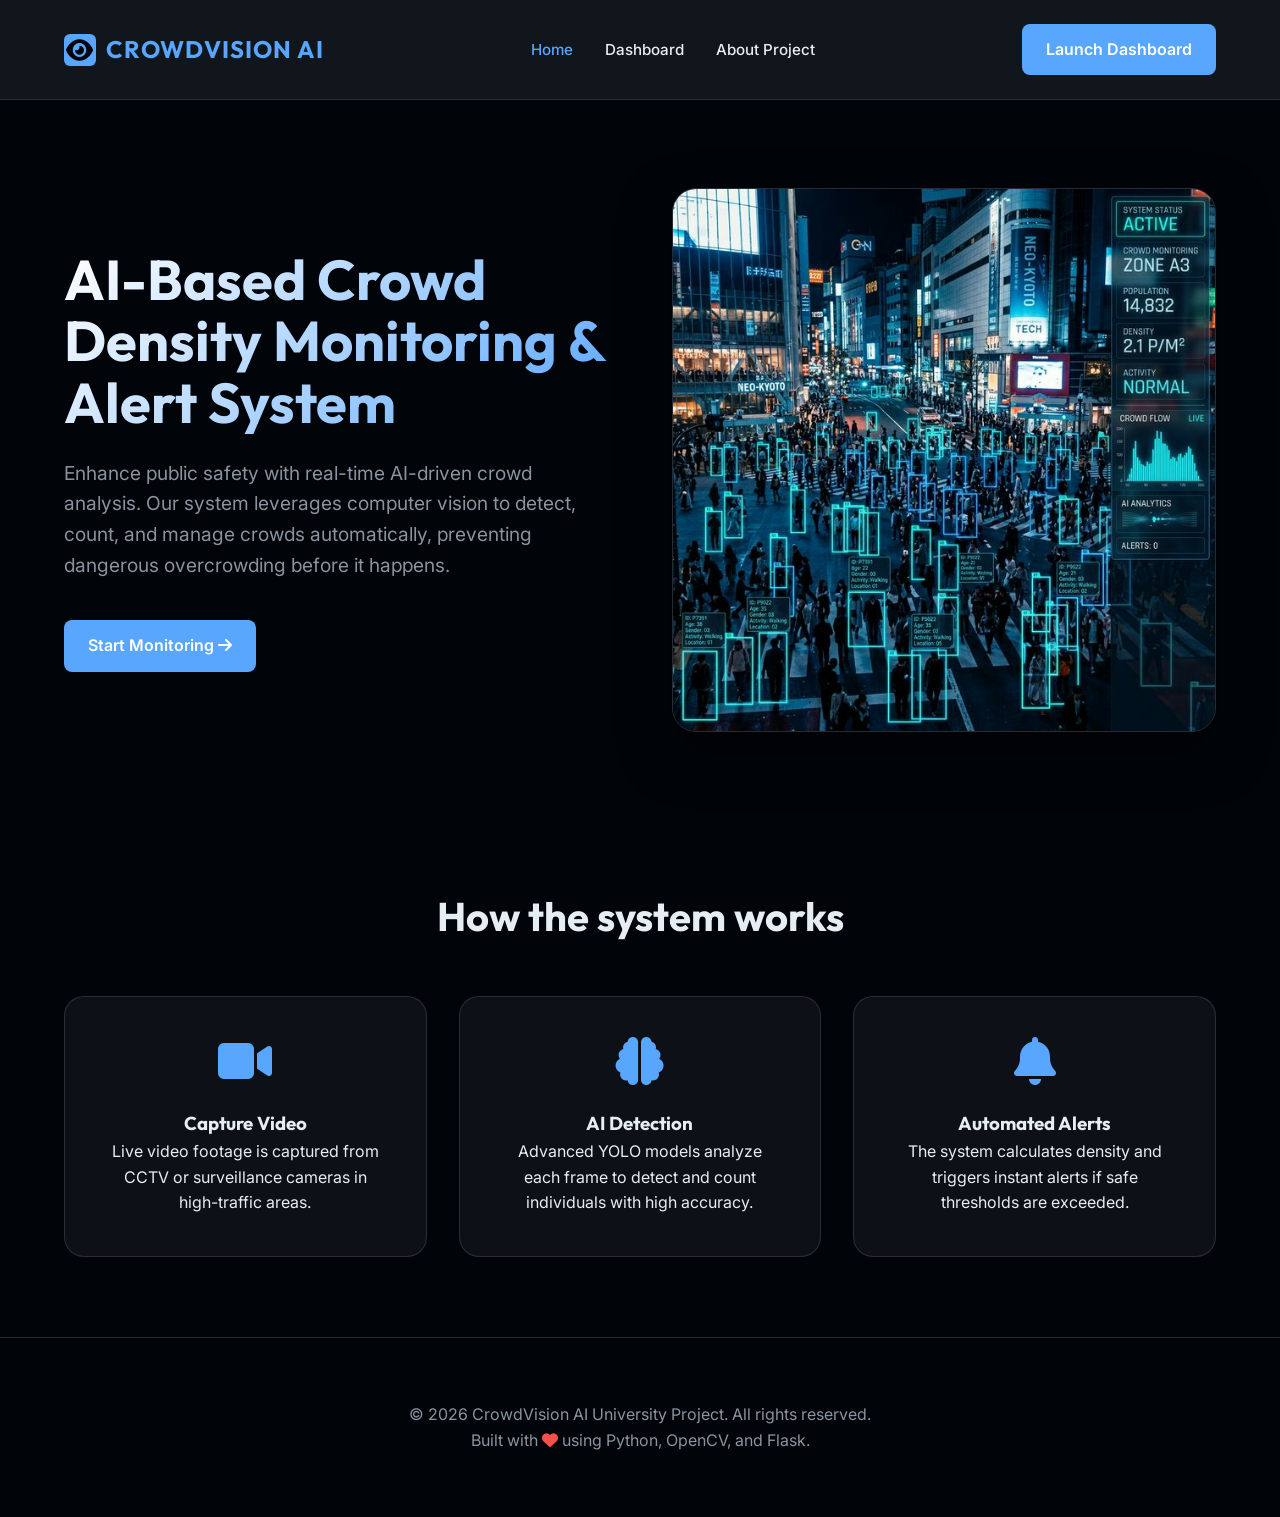
<file: AI based Crowd Management/index.html>
<!DOCTYPE html>
<html lang="en">
<head>
    <meta charset="UTF-8">
    <meta name="viewport" content="width=device-width, initial-scale=1.0">
    <title>AI Crowd Monitor | Modern Public Safety</title>
    <link rel="stylesheet" href="style.css">
    <link rel="stylesheet" href="https://cdnjs.cloudflare.com/ajax/libs/font-awesome/6.4.0/css/all.min.css">
</head>
<body>
    <nav>
        <div class="brand">
            <span class="icon"><i class="fas fa-eye"></i></span>
            <span>CrowdVision AI</span>
        </div>
        <ul class="nav-links">
            <li><a href="index.html" class="active">Home</a></li>
            <li><a href="dashboard.html">Dashboard</a></li>
            <li><a href="about.html">About Project</a></li>
        </ul>
        <a href="dashboard.html" class="btn-primary">Launch Dashboard</a>
    </nav>

    <main>
        <section class="hero">
            <div class="hero-content">
                <h1>AI-Based Crowd Density Monitoring & Alert System</h1>
                <p>Enhance public safety with real-time AI-driven crowd analysis. Our system leverages computer vision to detect, count, and manage crowds automatically, preventing dangerous overcrowding before it happens.</p>
                <div class="hero-btns">
                    <a href="dashboard.html" class="btn-primary">Start Monitoring <i class="fas fa-arrow-right"></i></a>
                </div>
            </div>
            <div class="hero-image">
                <img src="hero.png" alt="AI Crowd Monitoring Illustration">
            </div>
        </section>

        <section class="how-it-works">
            <h2 class="section-title">How the system works</h2>
            <div class="grid-steps">
                <div class="step-card">
                    <i class="fas fa-video"></i>
                    <h3>Capture Video</h3>
                    <p>Live video footage is captured from CCTV or surveillance cameras in high-traffic areas.</p>
                </div>
                <div class="step-card">
                    <i class="fas fa-brain"></i>
                    <h3>AI Detection</h3>
                    <p>Advanced YOLO models analyze each frame to detect and count individuals with high accuracy.</p>
                </div>
                <div class="step-card">
                    <i class="fas fa-bell"></i>
                    <h3>Automated Alerts</h3>
                    <p>The system calculates density and triggers instant alerts if safe thresholds are exceeded.</p>
                </div>
            </div>
        </section>
    </main>

    <footer>
        <p>&copy; 2026 CrowdVision AI University Project. All rights reserved.</p>
        <p>Built with <i class="fas fa-heart" style="color: var(--danger);"></i> using Python, OpenCV, and Flask.</p>
    </footer>
</body>
</html>
</file>
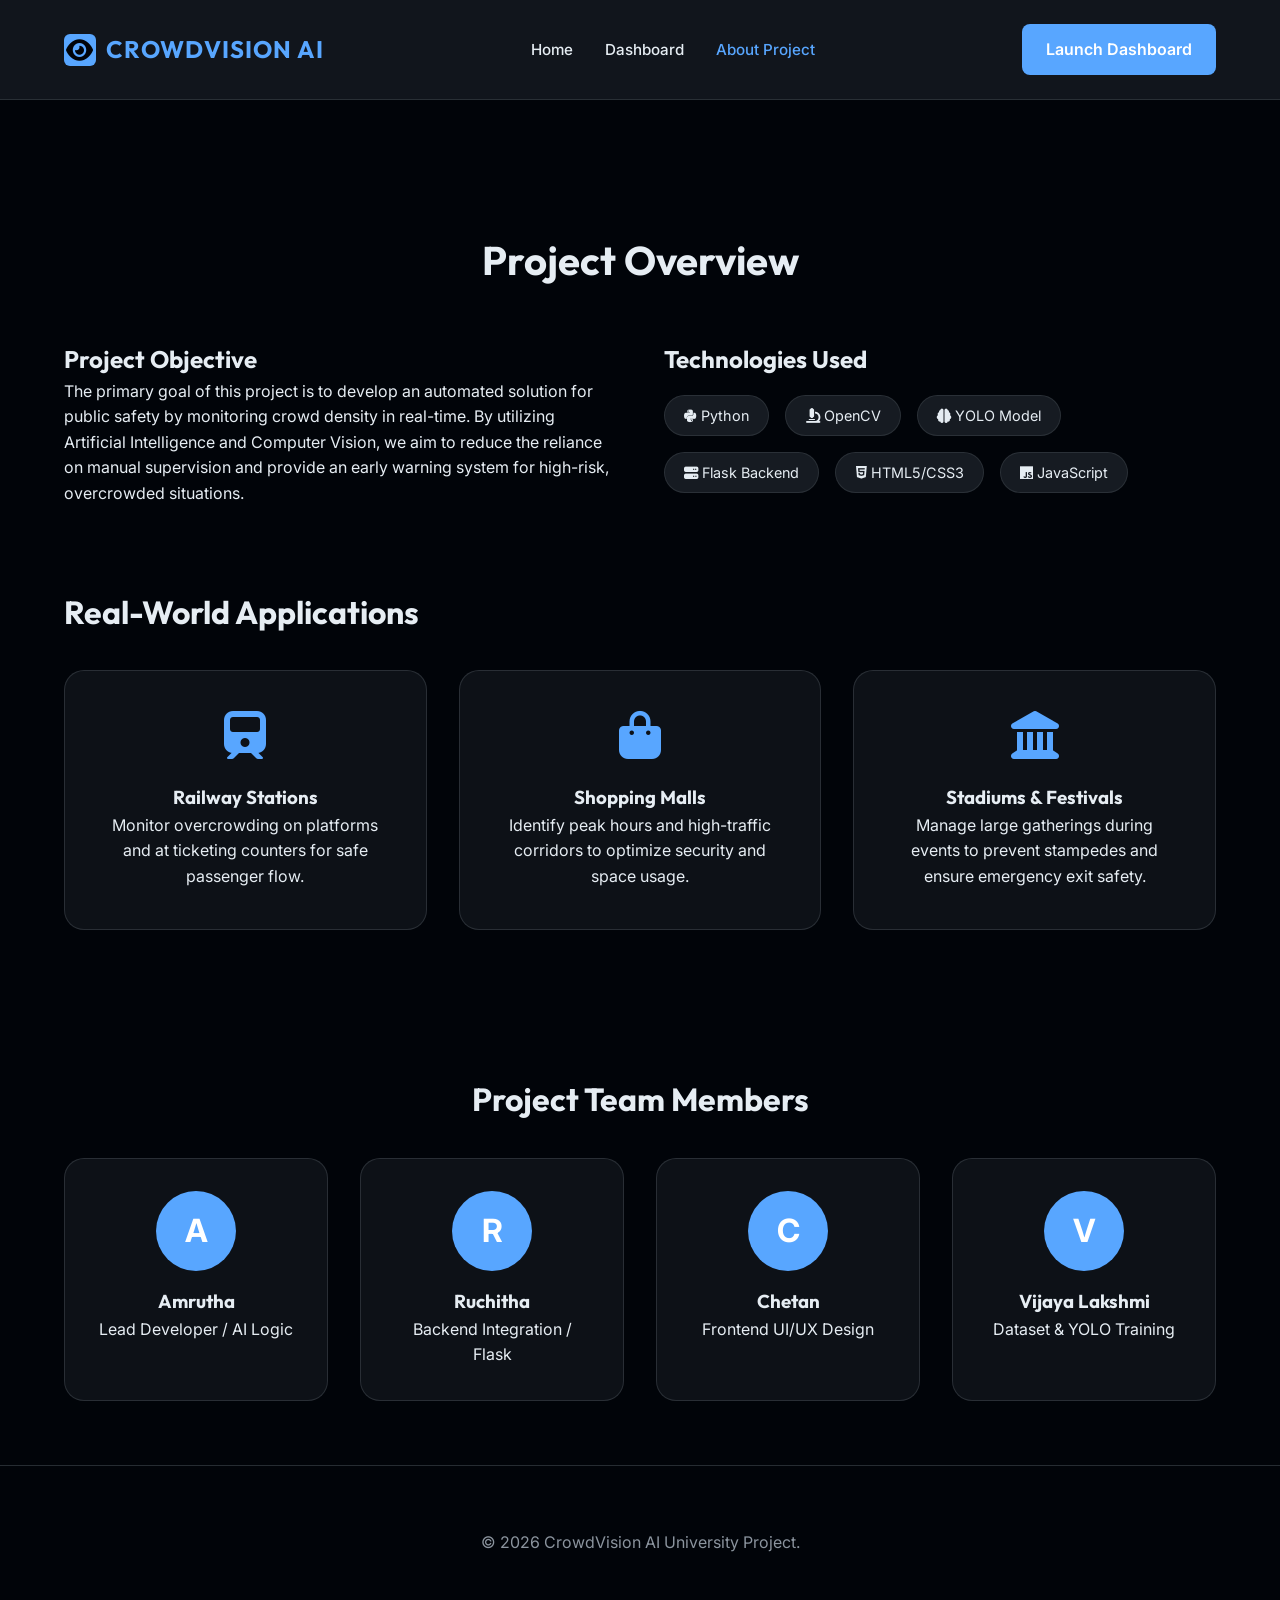
<file: AI based Crowd Management/about.html>
<!DOCTYPE html>
<html lang="en">

<head>
    <meta charset="UTF-8">
    <meta name="viewport" content="width=device-width, initial-scale=1.0">
    <title>About Project | CrowdVision AI</title>
    <link rel="stylesheet" href="style.css">
    <link rel="stylesheet" href="https://cdnjs.cloudflare.com/ajax/libs/font-awesome/6.4.0/css/all.min.css">
</head>

<body>
    <nav>
        <div class="brand">
            <span class="icon"><i class="fas fa-eye"></i></span>
            <span>CrowdVision AI</span>
        </div>
        <ul class="nav-links">
            <li><a href="index.html">Home</a></li>
            <li><a href="dashboard.html">Dashboard</a></li>
            <li><a href="about.html" class="active">About Project</a></li>
        </ul>
        <a href="dashboard.html" class="btn-primary">Launch Dashboard</a>
    </nav>

    <main class="about-section">
        <h1 class="section-title">Project Overview</h1>

        <div class="info-grid">
            <div class="info-card">
                <h2>Project Objective</h2>
                <p>The primary goal of this project is to develop an automated solution for public safety by monitoring
                    crowd density in real-time. By utilizing Artificial Intelligence and Computer Vision, we aim to
                    reduce the reliance on manual supervision and provide an early warning system for high-risk,
                    overcrowded situations.</p>
            </div>

            <div class="info-card">
                <h2>Technologies Used</h2>
                <div class="tech-list">
                    <span class="tech-tag"><i class="fab fa-python"></i> Python</span>
                    <span class="tech-tag"><i class="fas fa-microscope"></i> OpenCV</span>
                    <span class="tech-tag"><i class="fas fa-brain"></i> YOLO Model</span>
                    <span class="tech-tag"><i class="fas fa-server"></i> Flask Backend</span>
                    <span class="tech-tag"><i class="fab fa-html5"></i> HTML5/CSS3</span>
                    <span class="tech-tag"><i class="fab fa-js"></i> JavaScript</span>
                </div>
            </div>
        </div>

        <h2 style="margin-bottom: 2rem; font-size: 2rem;">Real-World Applications</h2>
        <div class="grid-steps" style="padding-left: 0; padding-right: 0;">
            <div class="step-card">
                <i class="fas fa-train"></i>
                <h3>Railway Stations</h3>
                <p>Monitor overcrowding on platforms and at ticketing counters for safe passenger flow.</p>
            </div>
            <div class="step-card">
                <i class="fas fa-shopping-bag"></i>
                <h3>Shopping Malls</h3>
                <p>Identify peak hours and high-traffic corridors to optimize security and space usage.</p>
            </div>
            <div class="step-card">
                <i class="fas fa-landmark"></i>
                <h3>Stadiums & Festivals</h3>
                <p>Manage large gatherings during events to prevent stampedes and ensure emergency exit safety.</p>
            </div>
        </div>

        <h2 style="margin: 4rem 0 2rem; font-size: 2rem; text-align: center;">Project Team Members</h2>
        <div class="team-grid">
            <div class="member-card">
                <div class="member-avatar">A</div>
                <h3>Amrutha</h3>
                <p class="text-muted">Lead Developer / AI Logic</p>
            </div>
            <div class="member-card">
                <div class="member-avatar">R</div>
                <h3>Ruchitha</h3>
                <p class="text-muted">Backend Integration / Flask</p>
            </div>
            <div class="member-card">
                <div class="member-avatar">C</div>
                <h3>Chetan</h3>
                <p class="text-muted">Frontend UI/UX Design</p>
            </div>
            <div class="member-card">
                <div class="member-avatar">V</div>
                <h3>Vijaya Lakshmi</h3>
                <p class="text-muted">Dataset & YOLO Training</p>
            </div>
        </div>
    </main>

    <footer>
        <p>&copy; 2026 CrowdVision AI University Project.</p>
    </footer>
</body>

</html>
</file>
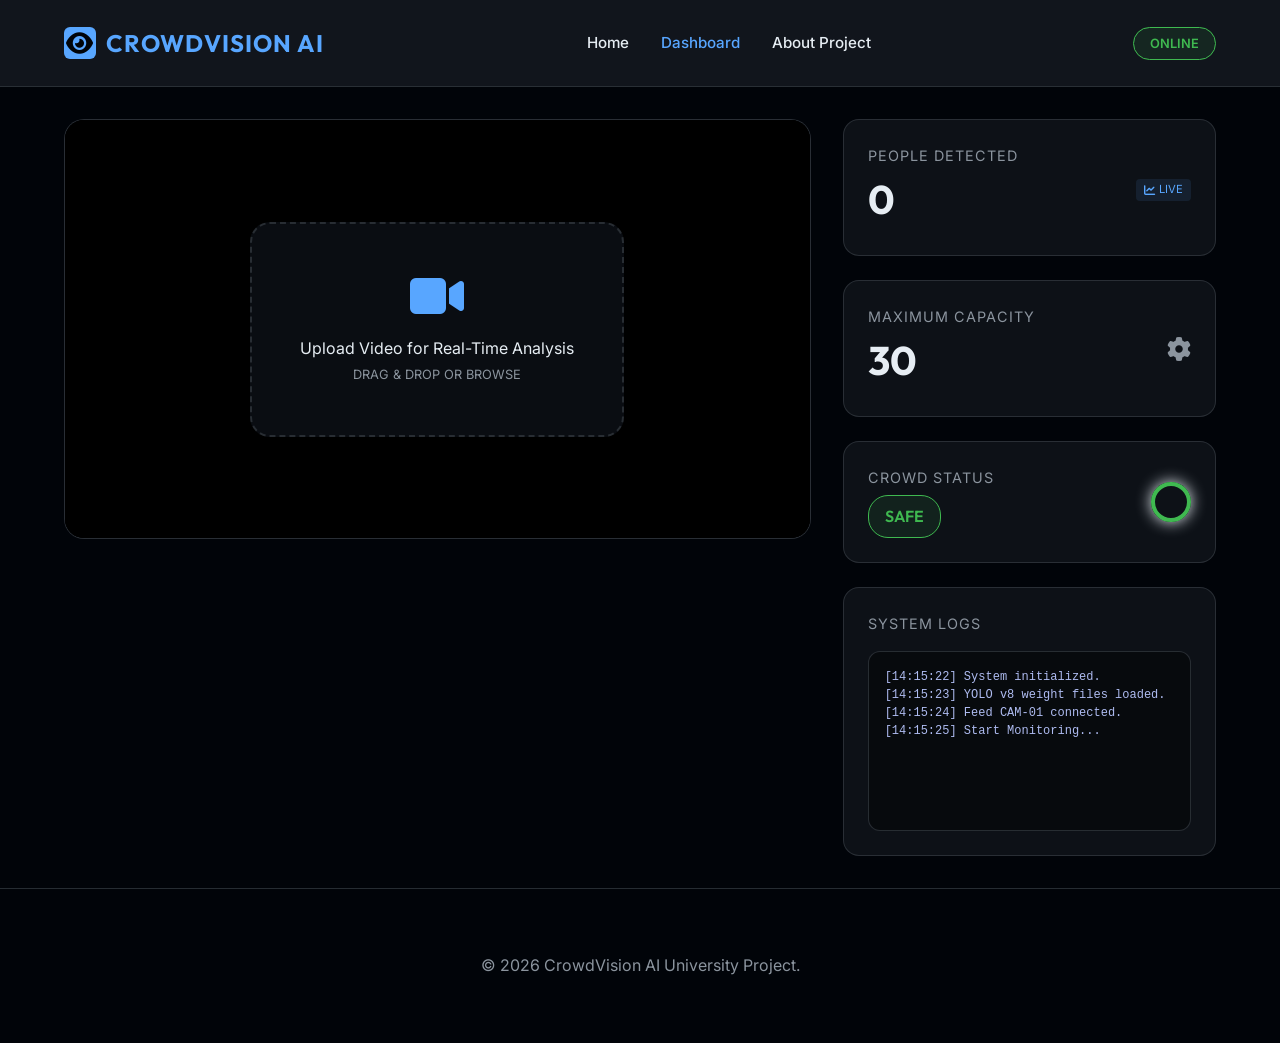
<file: AI based Crowd Management/dashboard.html>
<!DOCTYPE html>
<html lang="en">
<head>
    <meta charset="UTF-8">
    <meta name="viewport" content="width=device-width, initial-scale=1.0">
    <title>Live Monitoring Dashboard | CrowdVision AI</title>
    <link rel="stylesheet" href="style.css">
    <link rel="stylesheet" href="https://cdnjs.cloudflare.com/ajax/libs/font-awesome/6.4.0/css/all.min.css">
</head>
<body class="dashboard-page">
    <nav>
        <div class="brand">
            <span class="icon"><i class="fas fa-eye"></i></span>
            <span>CrowdVision AI</span>
        </div>
        <ul class="nav-links">
            <li><a href="index.html">Home</a></li>
            <li><a href="dashboard.html" class="active">Dashboard</a></li>
            <li><a href="about.html">About Project</a></li>
        </ul>
        <div class="user-profile">
            <span class="status-indicator status-safe">Online</span>
        </div>
    </nav>

    <div class="dashboard-container">
        <!-- Alert Box (Hidden by default) -->
        <div id="alert_box" class="alert-box" style="grid-column: span 2; display: none;">
            <i class="fas fa-exclamation-triangle"></i>
            <span>🚨 Crowd limit exceeded – take immediate action</span>
        </div>

        <!-- Video Stream / Upload -->
        <div class="video-section">
            <div class="video-placeholder" id="video_container">
                <div class="video-info">
                    CAM-01 | AI PROCESSOR | ACTIVE
                    <button id="clear_video" class="btn-clear" style="display: none; margin-left: 10px; background: rgba(248, 81, 73, 0.2); border: 1px solid var(--danger); color: var(--danger); font-size: 0.6rem; padding: 2px 8px; border-radius: 4px; cursor: pointer;">
                        <i class="fas fa-trash-alt"></i> REMOVE FILE
                    </button>
                </div>
                
                <div class="video-wrapper" style="position: relative; width: 100%; height: 100%;">
                    <!-- Video Player -->
                    <video id="video_player" style="display: none; width: 100%; height: 100%; object-fit: contain;"></video>
                    <!-- Bounding Box Overlay -->
                    <canvas id="detection_canvas" style="position: absolute; top: 0; left: 0; width: 100%; height: 100%; pointer-events: none; display: none;"></canvas>
                </div>

                <!-- Initial Upload UI -->
                <div id="upload_ui" class="stream-overlay">
                    <div class="upload-zone" onclick="document.getElementById('video_upload').click()">
                        <i class="fas fa-video-camera" style="font-size: 3rem; margin-bottom: 1rem; color: var(--accent);"></i>
                        <p>Upload Video for Real-Time Analysis</p>
                        <span style="font-size: 0.8rem; color: var(--text-muted);">DRAG & DROP OR BROWSE</span>
                        <input type="file" id="video_upload" accept="video/*" hidden>
                    </div>
                </div>

                <!-- Analysis Progress Overlay (Hidden) -->
                <div id="analysis_overlay" class="analysis-overlay" style="display: none;">
                    <div class="scanner-line"></div>
                    <div class="analysis-stats">
                        <i class="fas fa-atom fa-spin" style="font-size: 2.5rem; margin-bottom: 1rem; color: var(--accent);"></i>
                        <h3>INITIALIZING YOLO v8...</h3>
                        <div class="progress-bar"><div id="progress_fill" class="progress-fill"></div></div>
                        <p id="analysis_percent">0%</p>
                    </div>
                </div>
            </div>
        </div>

        <!-- Statistics Panel -->
        <div class="stats-panel">
            <div class="stat-card">
                <div>
                    <p class="stat-label">People Detected</p>
                    <h2 id="people_count" class="stat-value">0</h2>
                </div>
                <div class="stat-trend"><i class="fas fa-chart-line"></i> LIVE</div>
            </div>

            <div class="stat-card">
                <div>
                    <p class="stat-label">Maximum Capacity</p>
                    <h2 id="max_capacity" class="stat-value">30</h2>
                </div>
                <i class="fas fa-cog fa-spin" style="color: var(--text-muted); font-size: 1.5rem;"></i>
            </div>

            <div class="stat-card">
                <div>
                    <p class="stat-label">Crowd Status</p>
                    <h2 id="crowd_status" class="status-indicator status-safe" style="display: inline-block; margin-top: 5px; font-size: 1rem;">Safe</h2>
                </div>
                <div id="status_meter" style="width: 40px; height: 40px; border-radius: 50%; border: 4px solid var(--success); transition: 0.5s;"></div>
            </div>

            <div class="stat-card" style="flex: 1; min-height: 250px; flex-direction: column; align-items: flex-start; justify-content: flex-start; gap: 1rem;">
                <p class="stat-label">System Logs</p>
                <div id="logs">
                    [14:15:22] System initialized.<br>
                    [14:15:23] YOLO v8 weight files loaded.<br>
                    [14:15:24] Feed CAM-01 connected.<br>
                    [14:15:25] Start Monitoring...
                </div>
            </div>
        </div>
    </div>

    <footer>
        <p>&copy; 2026 CrowdVision AI University Project.</p>
    </footer>

    <script src="script.js"></script>
</body>
</html>
</file>
<file: AI based Crowd Management/style.css>
@import url('https://fonts.googleapis.com/css2?family=Inter:wght@300;400;500;600;700&family=Outfit:wght@400;600;700&display=swap');

:root {
    --bg-main: #010409;
    --bg-card: #0d1117;
    --bg-card-hover: #161b22;
    --accent: #58a6ff;
    --accent-glow: rgba(88, 166, 255, 0.3);
    --text-main: #e6edf3;
    --text-muted: #8b949e;
    --danger: #f85149;
    --warning: #d29922;
    --success: #3fb950;
    --glass: rgba(22, 27, 34, 0.8);
    --border: rgba(48, 54, 61, 0.8);
}

* {
    margin: 0;
    padding: 0;
    box-sizing: border-box;
}

body {
    font-family: 'Inter', sans-serif;
    background-color: var(--bg-main);
    color: var(--text-main);
    line-height: 1.6;
    overflow-x: hidden;
}

h1, h2, h3, .brand {
    font-family: 'Outfit', sans-serif;
}

/* NAVBAR */
nav {
    display: flex;
    justify-content: space-between;
    align-items: center;
    padding: 1.5rem 5%;
    background: var(--glass);
    backdrop-filter: blur(12px);
    position: sticky;
    top: 0;
    z-index: 1000;
    border-bottom: 1px solid var(--border);
}

.brand {
    font-size: 1.5rem;
    font-weight: 700;
    color: var(--accent);
    text-transform: uppercase;
    letter-spacing: 1px;
    display: flex;
    align-items: center;
    gap: 10px;
}

.brand .icon {
    width: 32px;
    height: 32px;
    background: var(--accent);
    border-radius: 6px;
    display: flex;
    align-items: center;
    justify-content: center;
    color: var(--bg-main);
}

.nav-links {
    display: flex;
    gap: 2rem;
    list-style: none;
}

.nav-links a {
    text-decoration: none;
    color: var(--text-main);
    font-weight: 500;
    transition: color 0.3s ease;
    font-size: 0.95rem;
}

.nav-links a:hover, .nav-links a.active {
    color: var(--accent);
}

.btn-primary {
    background: var(--accent);
    color: #fff;
    padding: 0.8rem 1.5rem;
    border-radius: 8px;
    text-decoration: none;
    font-weight: 600;
    transition: transform 0.2s, background 0.2s;
    border: none;
    cursor: pointer;
    display: inline-block;
}

.btn-primary:hover {
    background: #4a90e2;
    transform: translateY(-2px);
    box-shadow: 0 4px 15px var(--accent-glow);
}

/* HERO SECTION */
.hero {
    min-height: 80vh;
    display: flex;
    align-items: center;
    padding: 0 5%;
    gap: 4rem;
}

.hero-content {
    flex: 1;
}

.hero-content h1 {
    font-size: 3.5rem;
    line-height: 1.1;
    margin-bottom: 1.5rem;
    background: linear-gradient(135deg, #fff 0%, var(--accent) 100%);
    background-clip: text;
    -webkit-background-clip: text;
    -webkit-text-fill-color: transparent;
}

.hero-content p {
    font-size: 1.2rem;
    color: var(--text-muted);
    margin-bottom: 2.5rem;
    max-width: 600px;
}

.hero-image {
    flex: 1;
    display: flex;
    justify-content: center;
    position: relative;
}

.hero-image img {
    max-width: 100%;
    border-radius: 24px;
    box-shadow: 0 20px 50px rgba(0, 0, 0, 0.5);
    border: 1px solid var(--border);
}

/* HOW IT WORKS */
.section-title {
    text-align: center;
    margin: 4rem 0 3rem;
    font-size: 2.5rem;
}

.grid-steps {
    display: grid;
    grid-template-columns: repeat(auto-fit, minmax(280px, 1fr));
    gap: 2rem;
    padding: 0 5% 5rem;
}

.step-card {
    background: var(--bg-card);
    padding: 2.5rem;
    border-radius: 20px;
    border: 1px solid var(--border);
    transition: transform 0.3s, border-color 0.3s;
    text-align: center;
}

.step-card:hover {
    transform: translateY(-10px);
    border-color: var(--accent);
}

.step-card i {
    font-size: 3rem;
    color: var(--accent);
    margin-bottom: 1.5rem;
    display: block;
}

/* DASHBOARD */
.dashboard-container {
    padding: 2rem 5%;
    display: grid;
    grid-template-columns: 2fr 1fr;
    gap: 2rem;
}

.video-section {
    background: var(--bg-card);
    border-radius: 20px;
    border: 1px solid var(--border);
    overflow: hidden;
    position: relative;
    aspect-ratio: 16/9;
}

.video-placeholder {
    width: 100%;
    height: 100%;
    background: #000;
    display: flex;
    align-items: center;
    justify-content: center;
    position: relative;
}

.video-info {
    position: absolute;
    top: 20px;
    left: 20px;
    padding: 10px 15px;
    background: rgba(0, 0, 0, 0.6);
    border-left: 3px solid var(--accent);
    border-radius: 4px;
    font-family: monospace;
    font-size: 0.8rem;
    color: var(--accent);
}

.stats-panel {
    display: flex;
    flex-direction: column;
    gap: 1.5rem;
}

.stat-card {
    background: var(--bg-card);
    padding: 1.5rem;
    border-radius: 16px;
    border: 1px solid var(--border);
    display: flex;
    justify-content: space-between;
    align-items: center;
}

.stat-label {
    color: var(--text-muted);
    font-size: 0.9rem;
    text-transform: uppercase;
    letter-spacing: 1px;
}

.stat-value {
    font-size: 2.5rem;
    font-weight: 700;
    font-family: 'Outfit', sans-serif;
}

.status-indicator {
    padding: 0.5rem 1rem;
    border-radius: 20px;
    font-size: 0.8rem;
    font-weight: 600;
    text-transform: uppercase;
}

.status-safe, .status-success { background: rgba(63, 185, 80, 0.1); color: var(--success); border: 1px solid var(--success); }
.status-warning { background: rgba(210, 153, 34, 0.1); color: var(--warning); border: 1px solid var(--warning); }
.status-danger { background: rgba(248, 81, 73, 0.1); color: var(--danger); border: 1px solid var(--danger); animation: pulse 2s infinite; }

@keyframes pulse {
    0% { opacity: 1; }
    50% { opacity: 0.6; }
    100% { opacity: 1; }
}

.alert-box {
    grid-column: span 2;
    background: rgba(248, 81, 73, 0.1);
    color: var(--danger);
    border: 1px solid var(--danger);
    padding: 1rem 2rem;
    border-radius: 12px;
    display: none; /* Shown via JS */
    align-items: center;
    gap: 1rem;
    font-weight: 600;
}

.alert-box.active {
    display: flex;
}

/* ABOUT PAGE */
.about-section {
    padding: 4rem 5%;
}

.info-grid {
    display: grid;
    grid-template-columns: repeat(auto-fit, minmax(400px, 1fr));
    gap: 3rem;
    margin-bottom: 5rem;
}

.tech-list {
    display: flex;
    flex-wrap: wrap;
    gap: 1rem;
    margin-top: 1rem;
}

.tech-tag {
    background: var(--bg-card-hover);
    padding: 0.5rem 1.2rem;
    border-radius: 100px;
    border: 1px solid var(--border);
    font-size: 0.9rem;
}

.team-grid {
    display: grid;
    grid-template-columns: repeat(auto-fit, minmax(200px, 1fr));
    gap: 2rem;
}

.member-card {
    background: var(--bg-card);
    padding: 2rem;
    border-radius: 20px;
    border: 1px solid var(--border);
    text-align: center;
}

.member-avatar {
    width: 80px;
    height: 80px;
    background: var(--accent);
    color: #fff;
    border-radius: 50%;
    margin: 0 auto 1rem;
    display: flex;
    align-items: center;
    justify-content: center;
    font-size: 2rem;
    font-weight: 700;
}

footer {
    padding: 4rem 5%;
    border-top: 1px solid var(--border);
    text-align: center;
    color: var(--text-muted);
}

@media (max-width: 968px) {
    .hero {
        flex-direction: column;
        padding-top: 4rem;
        text-align: center;
    }
    .hero-content h1 { font-size: 2.5rem; }
    .hero-content p { margin: 0 auto 2rem; }
    .dashboard-container { grid-template-columns: 1fr; }
    .alert-box { grid-column: span 1; }
}

/* NEW DASHBOARD STYLES */
.stream-overlay {
    display: flex;
    flex-direction: column;
    justify-content: center;
    align-items: center;
    height: 100%;
    position: absolute;
    inset: 0;
    background: rgba(0, 0, 0, 0.4);
    z-index: 5;
}

.upload-zone {
    border: 2px dashed var(--border);
    padding: 3rem;
    border-radius: 20px;
    cursor: pointer;
    transition: 0.3s;
    text-align: center;
    background: rgba(13, 17, 23, 0.8);
    backdrop-filter: blur(5px);
}

.upload-zone:hover {
    border-color: var(--accent);
    background: rgba(88, 166, 255, 0.05);
    transform: scale(1.02);
}

.analysis-overlay {
    position: absolute;
    inset: 0;
    background: rgba(0, 0, 0, 0.7);
    backdrop-filter: blur(8px);
    display: flex;
    align-items: center;
    justify-content: center;
    z-index: 10;
}

.scanner-line {
    position: absolute;
    width: 100%;
    height: 4px;
    background: linear-gradient(to right, transparent, var(--accent), transparent);
    box-shadow: 0 0 20px var(--accent);
    top: 0;
    animation: scan 2.5s infinite linear;
}

@keyframes scan {
    0% { top: 0; opacity: 0; }
    10% { opacity: 1; }
    90% { opacity: 1; }
    100% { top: 100%; opacity: 0; }
}

.analysis-stats {
    text-align: center;
    color: #fff;
    z-index: 11;
}

.progress-bar {
    width: 300px;
    height: 8px;
    background: #161b22;
    border-radius: 10px;
    margin: 1.5rem 0;
    overflow: hidden;
    border: 1px solid var(--border);
}

.progress-fill {
    height: 100%;
    background: var(--accent);
    width: 0%;
    transition: width 0.3s ease;
    box-shadow: 0 0 10px var(--accent);
}

.stat-trend {
    font-size: 0.7rem;
    color: var(--accent);
    background: rgba(88, 166, 255, 0.1);
    padding: 2px 8px;
    border-radius: 4px;
    margin-top: 5px;
    display: inline-flex;
    align-items: center;
    gap: 4px;
}

#status_meter {
    box-shadow: 0 0 15px currentColor;
}

.video-wrapper {
    background: #000;
    border-radius: 12px;
    overflow: hidden;
}

canvas#detection_canvas {
    filter: drop-shadow(0 0 5px rgba(0, 255, 0, 0.5));
}

#logs {
    font-family: 'Fira Code', 'Courier New', monospace;
    font-size: 0.75rem;
    color: #aebbf0;
    line-height: 1.5;
    height: 180px;
    overflow-y: auto;
    width: 100%;
    background: rgba(0, 0, 0, 0.4);
    padding: 1rem;
    border-radius: 12px;
    border: 1px solid var(--border);
    scroll-behavior: smooth;
}

#logs::-webkit-scrollbar {
    width: 6px;
}

#logs::-webkit-scrollbar-thumb {
    background: var(--border);
    border-radius: 10px;
}
</file>
